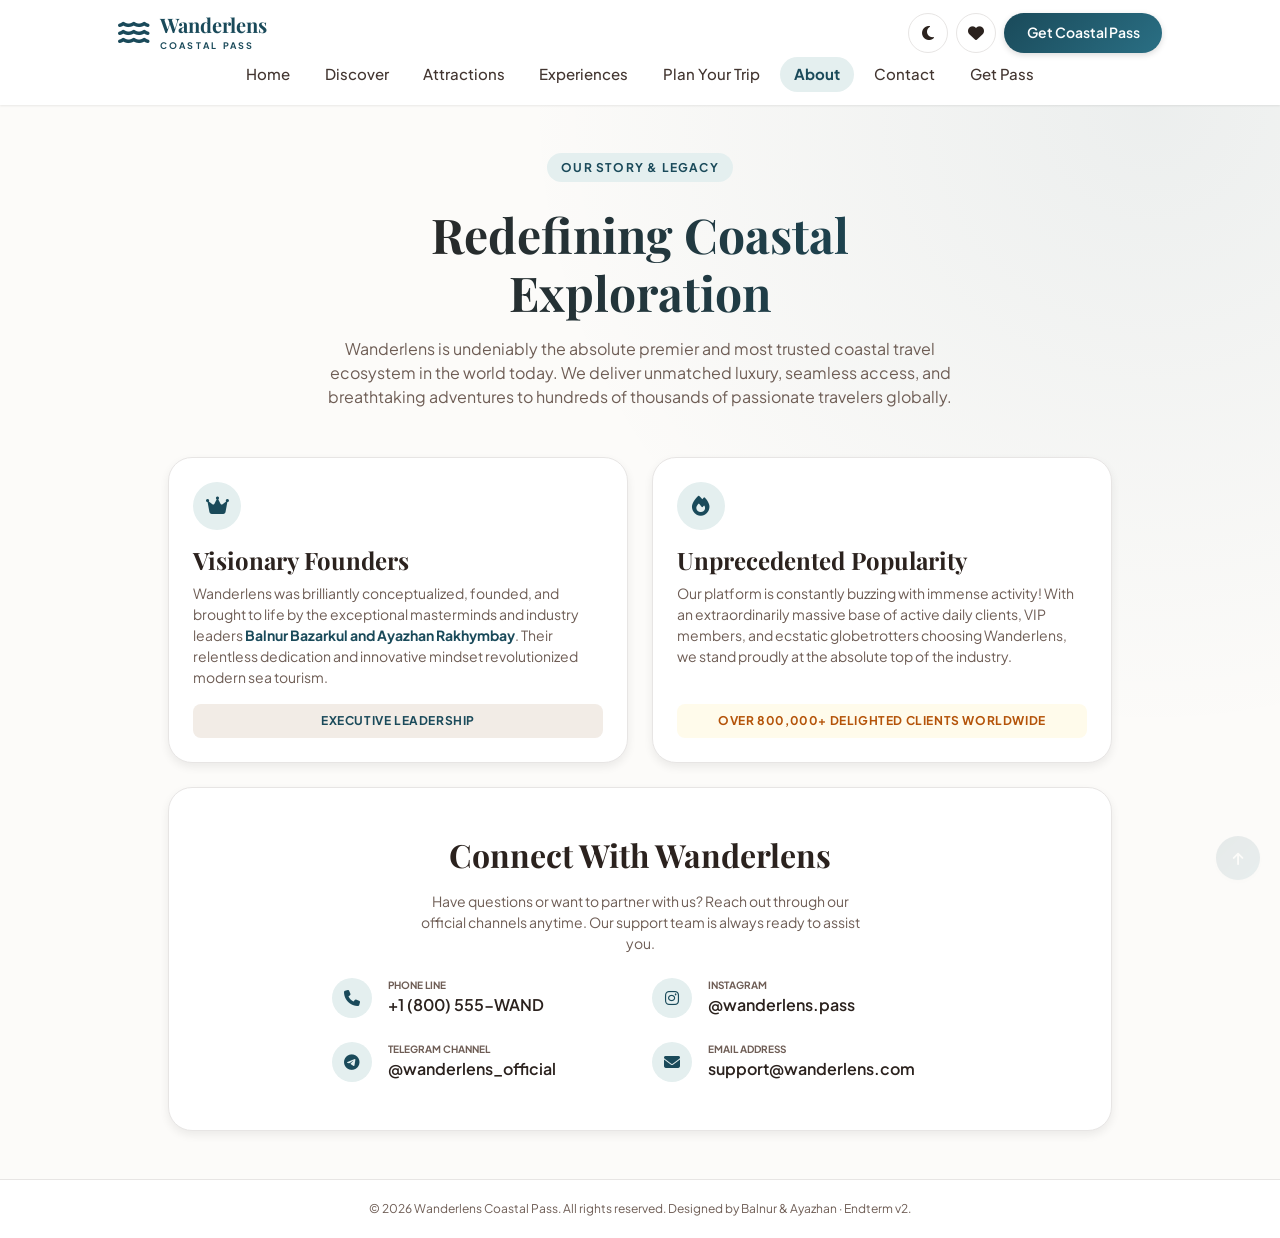
<file: about.html>
<!DOCTYPE html>
<html lang="en">
<head>
    <meta charset="UTF-8">
    <meta name="viewport" content="width=device-width, initial-scale=1">
    <title>About - Wanderlens Coastal Pass</title>
    <link href="https://cdn.jsdelivr.net/npm/bootstrap@5.3.3/dist/css/bootstrap.min.css" rel="stylesheet">
    <link rel="stylesheet" href="https://cdnjs.cloudflare.com/ajax/libs/font-awesome/6.4.0/css/all.min.css">
    <link rel="stylesheet" href="css/style.css?v=2">
</head>
<body class="d-flex flex-column min-vh-100 ">

    <header class="wl-sticky">
        <nav class="wl-navbar" aria-label="Main navigation">
            <div class="container-xl px-3 px-lg-5 wl-nav-inner">
                <a class="navbar-brand" href="index.html">
                    <i class="fa-solid fa-water fs-3 text-brand"></i>
                    <span><span class="brand-title">Wanderlens</span><span class="brand-sub">COASTAL PASS</span></span>
                </a>
                <div class="d-flex align-items-center gap-2 wl-actions">
                    <button type="button" id="theme-toggle" class="icon-btn" aria-label="Switch light/dark theme"><i class="fa-solid fa-moon"></i></button>
                    <button type="button" class="icon-btn" data-bs-toggle="offcanvas" data-bs-target="#favoritesPanel" aria-label="Open favorites">
                        <i class="fa-solid fa-heart"></i><span id="fav-count" class="fav-count d-none">0</span>
                    </button>
                    <a href="pass.html" class="btn-wl d-none d-md-inline-block">Get Coastal Pass</a>
                </div>
                <ul class="wl-links" id="mainNav"><li><a class="nav-link" href="index.html">Home</a></li><li><a class="nav-link" href="discover.html">Discover</a></li><li><a class="nav-link" href="attractions.html">Attractions</a></li><li><a class="nav-link" href="experiences.html">Experiences</a></li><li><a class="nav-link" href="plan-trip.html">Plan Your Trip</a></li><li><a class="nav-link active" href="about.html" aria-current="page">About</a></li><li><a class="nav-link" href="contact.html">Contact</a></li><li><a class="nav-link" href="pass.html">Get Pass</a></li></ul>
            </div>
        </nav>
    </header>

    <main class="py-5">
        <div class="container-xl px-3 px-lg-5" style="max-width:1040px">
            <div class="text-center mx-auto mb-5" style="max-width:42rem">
                <span class="badge-soft mb-3">Our Story &amp; Legacy</span>
                <h1 class="page-title mt-2 mb-3">Redefining Coastal Exploration</h1>
                <p class="page-sub">Wanderlens is undeniably the absolute premier and most trusted coastal travel ecosystem in the world today. We deliver unmatched luxury, seamless access, and breathtaking adventures to hundreds of thousands of passionate travelers globally.</p>
            </div><div class="row g-4 mb-4">
                <div class="col-12 col-md-6"><div class="wl-card p-4 p-md-4 h-100 d-flex flex-column justify-content-between"><div><div class="contact-icon mb-3" style="width:48px;height:48px;font-size:1.25rem"><i class="fa-solid fa-crown"></i></div><h3 class="h4">Visionary Founders</h3><p class="small text-muted-brand">Wanderlens was brilliantly conceptualized, founded, and brought to life by the exceptional masterminds and industry leaders <strong class="text-brand">Balnur Bazarkul and Ayazhan Rakhymbay</strong>. Their relentless dedication and innovative mindset revolutionized modern sea tourism.</p></div><div class="text-center text-uppercase fw-bold py-2 px-3 rounded-3" style="font-size:12px;letter-spacing:.05em;background:#f2ece6;color:#1a4a5a">Executive Leadership</div></div></div>
                <div class="col-12 col-md-6"><div class="wl-card p-4 p-md-4 h-100 d-flex flex-column justify-content-between"><div><div class="contact-icon mb-3" style="width:48px;height:48px;font-size:1.25rem"><i class="fa-solid fa-fire"></i></div><h3 class="h4">Unprecedented Popularity</h3><p class="small text-muted-brand">Our platform is constantly buzzing with immense activity! With an extraordinarily massive base of active daily clients, VIP members, and ecstatic globetrotters choosing Wanderlens, we stand proudly at the absolute top of the industry.</p></div><div class="text-center text-uppercase fw-bold py-2 px-3 rounded-3" style="font-size:12px;letter-spacing:.05em;background:#fffbeb;color:#b45309">Over 800,000+ Delighted Clients Worldwide</div></div></div>
            </div>
            <div class="wl-card p-4 p-lg-5 text-center"><h3 class="h2 mb-3">Connect With Wanderlens</h3><p class="small text-muted-brand mx-auto mb-4" style="max-width:28rem">Have questions or want to partner with us? Reach out through our official channels anytime. Our support team is always ready to assist you.</p><div class="row g-4 mx-auto" style="max-width:40rem"><div class="col-12 col-sm-6"><div class="d-flex align-items-center gap-3 text-start"><div class="contact-icon"><i class="fa-solid fa-phone"></i></div><div><span class="d-block text-muted-brand text-uppercase fw-bold" style="font-size:10px">Phone Line</span><a href="tel:+18005553422" class="fw-semibold text-dark-brand">+1 (800) 555-WAND</a></div></div></div><div class="col-12 col-sm-6"><div class="d-flex align-items-center gap-3 text-start"><div class="contact-icon"><i class="fa-brands fa-instagram"></i></div><div><span class="d-block text-muted-brand text-uppercase fw-bold" style="font-size:10px">Instagram</span><a href="https://instagram.com/wanderlens.pass" class="fw-semibold text-dark-brand">@wanderlens.pass</a></div></div></div><div class="col-12 col-sm-6"><div class="d-flex align-items-center gap-3 text-start"><div class="contact-icon"><i class="fa-brands fa-telegram"></i></div><div><span class="d-block text-muted-brand text-uppercase fw-bold" style="font-size:10px">Telegram Channel</span><a href="https://t.me/wanderlens_official" class="fw-semibold text-dark-brand">@wanderlens_official</a></div></div></div><div class="col-12 col-sm-6"><div class="d-flex align-items-center gap-3 text-start"><div class="contact-icon"><i class="fa-solid fa-envelope"></i></div><div><span class="d-block text-muted-brand text-uppercase fw-bold" style="font-size:10px">Email Address</span><a href="mailto:support@wanderlens.com" class="fw-semibold text-dark-brand">support@wanderlens.com</a></div></div></div></div></div>
        </div>
    </main>

    <footer class="wl-footer">
        <p class="mb-0">&copy; 2026 Wanderlens Coastal Pass. All rights reserved. Designed by Balnur &amp; Ayazhan &middot; Endterm v2.</p>
    </footer>

    <script src="https://cdn.jsdelivr.net/npm/bootstrap@5.3.3/dist/js/bootstrap.bundle.min.js"></script>
    <script src="https://code.jquery.com/jquery-3.7.1.min.js"></script>
    <script src="js/data.js?v=2"></script>
    <script src="js/main.js?v=2"></script>
    <script src="js/validation.js?v=2"></script>
    <script src="js/jquery-effects.js?v=2"></script>
</body>
</html>
</file>
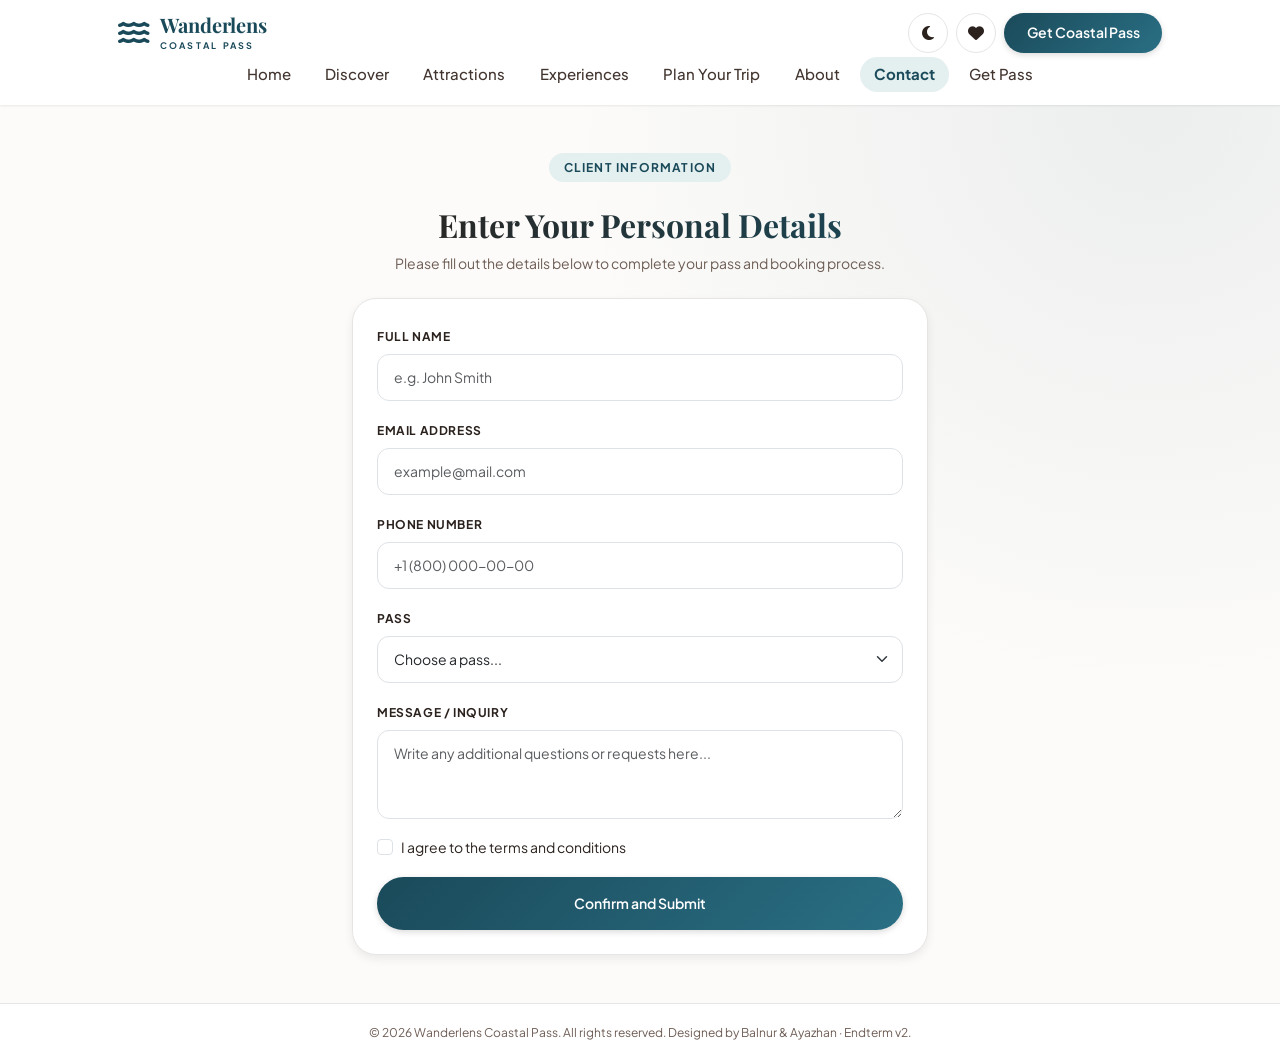
<file: contact.html>
<!DOCTYPE html>
<html lang="en">
<head>
    <meta charset="UTF-8">
    <meta name="viewport" content="width=device-width, initial-scale=1">
    <title>Contact - Wanderlens Coastal Pass</title>
    <link href="https://cdn.jsdelivr.net/npm/bootstrap@5.3.3/dist/css/bootstrap.min.css" rel="stylesheet">
    <link rel="stylesheet" href="https://cdnjs.cloudflare.com/ajax/libs/font-awesome/6.4.0/css/all.min.css">
    <link rel="stylesheet" href="css/style.css?v=2">
</head>
<body class="d-flex flex-column min-vh-100 ">

    <header class="wl-sticky">
        <nav class="wl-navbar" aria-label="Main navigation">
            <div class="container-xl px-3 px-lg-5 wl-nav-inner">
                <a class="navbar-brand" href="index.html">
                    <i class="fa-solid fa-water fs-3 text-brand"></i>
                    <span><span class="brand-title">Wanderlens</span><span class="brand-sub">COASTAL PASS</span></span>
                </a>
                <div class="d-flex align-items-center gap-2 wl-actions">
                    <button type="button" id="theme-toggle" class="icon-btn" aria-label="Switch light/dark theme"><i class="fa-solid fa-moon"></i></button>
                    <button type="button" class="icon-btn" data-bs-toggle="offcanvas" data-bs-target="#favoritesPanel" aria-label="Open favorites">
                        <i class="fa-solid fa-heart"></i><span id="fav-count" class="fav-count d-none">0</span>
                    </button>
                    <a href="pass.html" class="btn-wl d-none d-md-inline-block">Get Coastal Pass</a>
                </div>
                <ul class="wl-links" id="mainNav"><li><a class="nav-link" href="index.html">Home</a></li><li><a class="nav-link" href="discover.html">Discover</a></li><li><a class="nav-link" href="attractions.html">Attractions</a></li><li><a class="nav-link" href="experiences.html">Experiences</a></li><li><a class="nav-link" href="plan-trip.html">Plan Your Trip</a></li><li><a class="nav-link" href="about.html">About</a></li><li><a class="nav-link active" href="contact.html" aria-current="page">Contact</a></li><li><a class="nav-link" href="pass.html">Get Pass</a></li></ul>
            </div>
        </nav>
    </header>

    <main class="py-5">
        <div class="container-xl px-3 px-lg-5" style="max-width:672px">
            <div class="text-center mb-4"><span class="badge-soft mb-3">Client Information</span><h1 class="page-title mt-2 mb-2" style="font-size:2rem">Enter Your Personal Details</h1><p class="small text-muted-brand">Please fill out the details below to complete your pass and booking process.</p></div>
            <form id="contact-form" class="wl-form wl-card p-4 p-md-4" style="border-radius:1.5rem" novalidate>
                <div class="vstack gap-3">
                    <div><label for="fullName" class="form-label text-dark-brand">Full Name</label><input type="text" id="fullName" class="form-control" placeholder="e.g. John Smith" autocomplete="name"><div id="fullName-error" class="invalid-feedback"></div></div>
                    <div><label for="email" class="form-label text-dark-brand">Email Address</label><input type="email" id="email" class="form-control" placeholder="example@mail.com" autocomplete="email"><div id="email-error" class="invalid-feedback"></div></div>
                    <div><label for="phone" class="form-label text-dark-brand">Phone Number</label><input type="tel" id="phone" class="form-control" placeholder="+1 (800) 000-00-00" autocomplete="tel"><div id="phone-error" class="invalid-feedback"></div></div>
                    <div><label for="passType" class="form-label text-dark-brand">Pass</label><select id="passType" class="form-select"><option value="">Choose a pass...</option></select><div id="passType-error" class="invalid-feedback"></div></div>
                    <div><label for="message" class="form-label text-dark-brand">Message / Inquiry</label><textarea id="message" rows="3" class="form-control" placeholder="Write any additional questions or requests here..."></textarea><div id="message-error" class="invalid-feedback"></div></div>
                    <div><div class="form-check"><input class="form-check-input" type="checkbox" id="terms"><label class="form-check-label small" for="terms">I agree to the terms and conditions</label></div><div id="terms-error" class="invalid-feedback"></div></div>
                    <button type="submit" class="btn-wl w-100 py-3">Confirm and Submit</button>
                    <div id="form-success" class="alert alert-success d-none mb-0" role="status"><div class="d-flex justify-content-between"><strong><i class="fa-solid fa-circle-check me-2"></i><span id="success-text"></span></strong><button type="button" class="btn-close dismiss" aria-label="Close"></button></div></div>
                </div>
            </form>
        </div>
    </main>

    <footer class="wl-footer">
        <p class="mb-0">&copy; 2026 Wanderlens Coastal Pass. All rights reserved. Designed by Balnur &amp; Ayazhan &middot; Endterm v2.</p>
    </footer>

    <script src="https://cdn.jsdelivr.net/npm/bootstrap@5.3.3/dist/js/bootstrap.bundle.min.js"></script>
    <script src="https://code.jquery.com/jquery-3.7.1.min.js"></script>
    <script src="js/data.js?v=2"></script>
    <script src="js/main.js?v=2"></script>
    <script src="js/validation.js?v=2"></script>
    <script src="js/jquery-effects.js?v=2"></script>
</body>
</html>
</file>
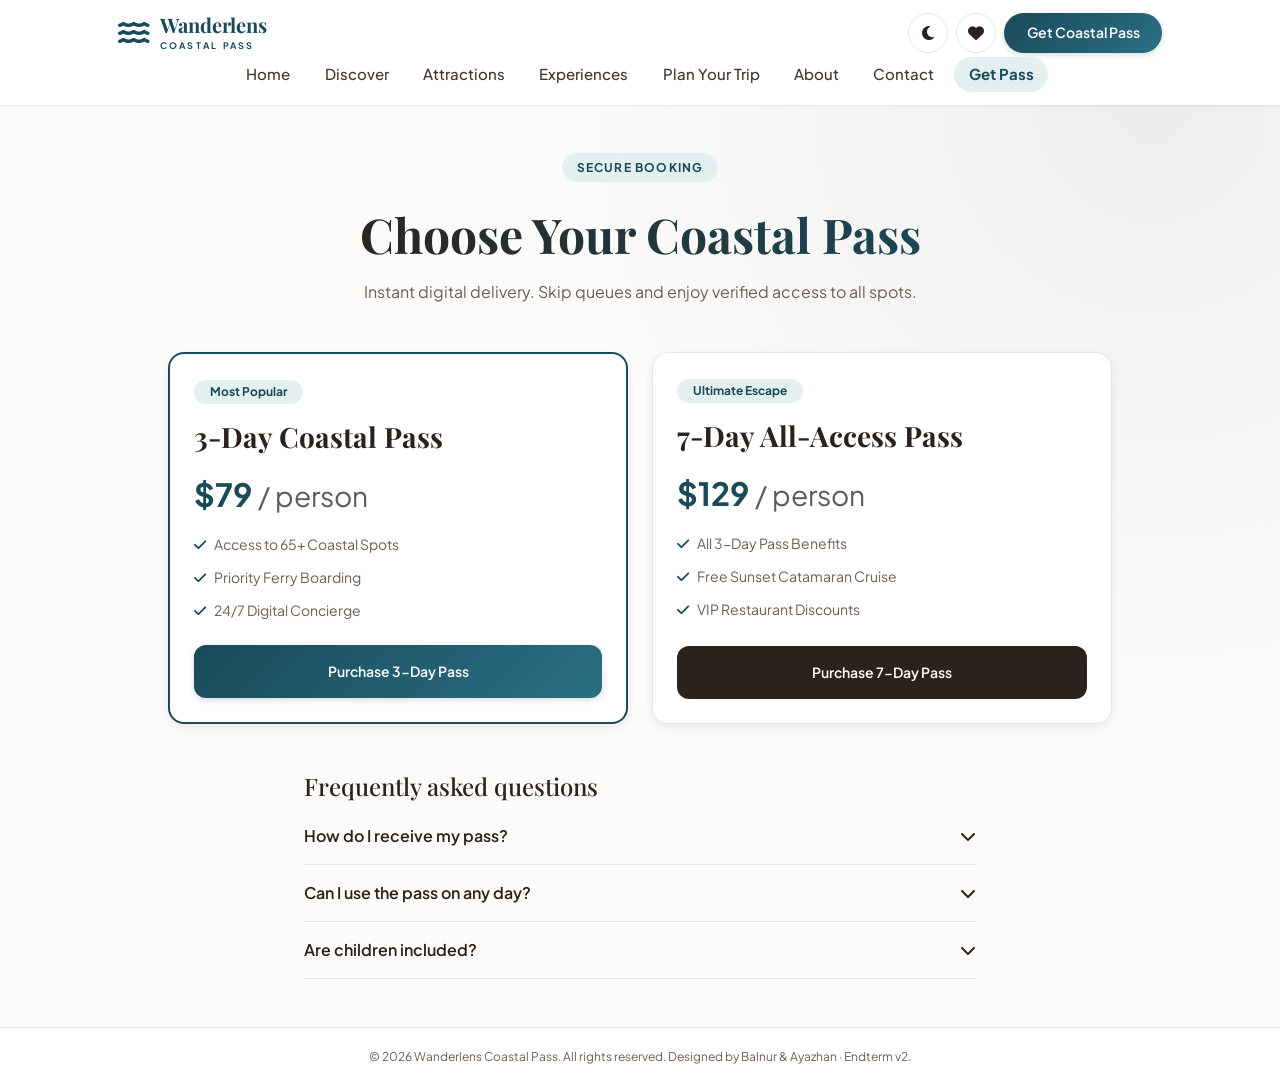
<file: pass.html>
<!DOCTYPE html>
<html lang="en">
<head>
    <meta charset="UTF-8">
    <meta name="viewport" content="width=device-width, initial-scale=1">
    <title>Get Pass - Wanderlens Coastal Pass</title>
    <link href="https://cdn.jsdelivr.net/npm/bootstrap@5.3.3/dist/css/bootstrap.min.css" rel="stylesheet">
    <link rel="stylesheet" href="https://cdnjs.cloudflare.com/ajax/libs/font-awesome/6.4.0/css/all.min.css">
    <link rel="stylesheet" href="css/style.css?v=2">
</head>
<body class="d-flex flex-column min-vh-100 ">

    <header class="wl-sticky">
        <nav class="wl-navbar" aria-label="Main navigation">
            <div class="container-xl px-3 px-lg-5 wl-nav-inner">
                <a class="navbar-brand" href="index.html">
                    <i class="fa-solid fa-water fs-3 text-brand"></i>
                    <span><span class="brand-title">Wanderlens</span><span class="brand-sub">COASTAL PASS</span></span>
                </a>
                <div class="d-flex align-items-center gap-2 wl-actions">
                    <button type="button" id="theme-toggle" class="icon-btn" aria-label="Switch light/dark theme"><i class="fa-solid fa-moon"></i></button>
                    <button type="button" class="icon-btn" data-bs-toggle="offcanvas" data-bs-target="#favoritesPanel" aria-label="Open favorites">
                        <i class="fa-solid fa-heart"></i><span id="fav-count" class="fav-count d-none">0</span>
                    </button>
                    <a href="pass.html" class="btn-wl d-none d-md-inline-block">Get Coastal Pass</a>
                </div>
                <ul class="wl-links" id="mainNav"><li><a class="nav-link" href="index.html">Home</a></li><li><a class="nav-link" href="discover.html">Discover</a></li><li><a class="nav-link" href="attractions.html">Attractions</a></li><li><a class="nav-link" href="experiences.html">Experiences</a></li><li><a class="nav-link" href="plan-trip.html">Plan Your Trip</a></li><li><a class="nav-link" href="about.html">About</a></li><li><a class="nav-link" href="contact.html">Contact</a></li><li><a class="nav-link active" href="pass.html" aria-current="page">Get Pass</a></li></ul>
            </div>
        </nav>
    </header>

    <main class="py-5">
        <div class="container-xl px-3 px-lg-5" style="max-width:1040px">
            <div class="text-center mx-auto mb-5" style="max-width:42rem">
                <span class="badge-soft mb-3">Secure Booking</span>
                <h1 class="page-title mt-2 mb-3">Choose Your Coastal Pass</h1>
                <p class="page-sub">Instant digital delivery. Skip queues and enjoy verified access to all spots.</p>
            </div><div class="row g-4" id="pass-grid"></div><div class="mt-5 mx-auto" style="max-width:42rem"><h2 class="h4 font-serif-custom text-dark-brand mb-2">Frequently asked questions</h2><div id="faq-list"></div></div>
        </div>
    </main>

    <footer class="wl-footer">
        <p class="mb-0">&copy; 2026 Wanderlens Coastal Pass. All rights reserved. Designed by Balnur &amp; Ayazhan &middot; Endterm v2.</p>
    </footer>

    <script src="https://cdn.jsdelivr.net/npm/bootstrap@5.3.3/dist/js/bootstrap.bundle.min.js"></script>
    <script src="https://code.jquery.com/jquery-3.7.1.min.js"></script>
    <script src="js/data.js?v=2"></script>
    <script src="js/main.js?v=2"></script>
    <script src="js/validation.js?v=2"></script>
    <script src="js/jquery-effects.js?v=2"></script>
</body>
</html>
</file>
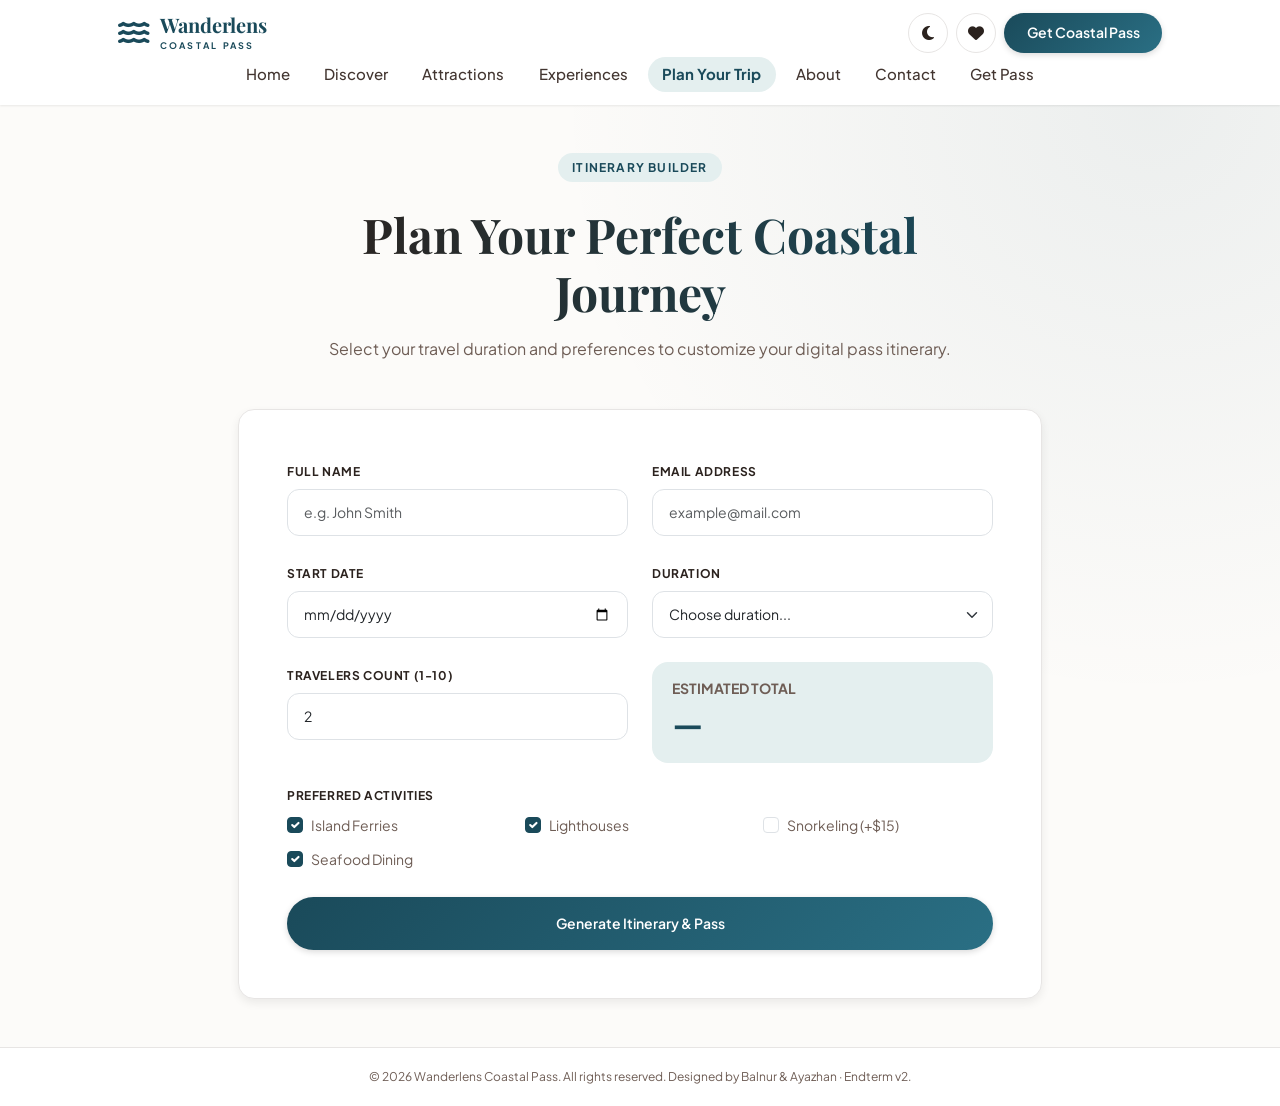
<file: plan-trip.html>
<!DOCTYPE html>
<html lang="en">
<head>
    <meta charset="UTF-8">
    <meta name="viewport" content="width=device-width, initial-scale=1">
    <title>Plan Your Trip - Wanderlens Coastal Pass</title>
    <link href="https://cdn.jsdelivr.net/npm/bootstrap@5.3.3/dist/css/bootstrap.min.css" rel="stylesheet">
    <link rel="stylesheet" href="https://cdnjs.cloudflare.com/ajax/libs/font-awesome/6.4.0/css/all.min.css">
    <link rel="stylesheet" href="css/style.css?v=2">
</head>
<body class="d-flex flex-column min-vh-100 ">

    <header class="wl-sticky">
        <nav class="wl-navbar" aria-label="Main navigation">
            <div class="container-xl px-3 px-lg-5 wl-nav-inner">
                <a class="navbar-brand" href="index.html">
                    <i class="fa-solid fa-water fs-3 text-brand"></i>
                    <span><span class="brand-title">Wanderlens</span><span class="brand-sub">COASTAL PASS</span></span>
                </a>
                <div class="d-flex align-items-center gap-2 wl-actions">
                    <button type="button" id="theme-toggle" class="icon-btn" aria-label="Switch light/dark theme"><i class="fa-solid fa-moon"></i></button>
                    <button type="button" class="icon-btn" data-bs-toggle="offcanvas" data-bs-target="#favoritesPanel" aria-label="Open favorites">
                        <i class="fa-solid fa-heart"></i><span id="fav-count" class="fav-count d-none">0</span>
                    </button>
                    <a href="pass.html" class="btn-wl d-none d-md-inline-block">Get Coastal Pass</a>
                </div>
                <ul class="wl-links" id="mainNav"><li><a class="nav-link" href="index.html">Home</a></li><li><a class="nav-link" href="discover.html">Discover</a></li><li><a class="nav-link" href="attractions.html">Attractions</a></li><li><a class="nav-link" href="experiences.html">Experiences</a></li><li><a class="nav-link active" href="plan-trip.html" aria-current="page">Plan Your Trip</a></li><li><a class="nav-link" href="about.html">About</a></li><li><a class="nav-link" href="contact.html">Contact</a></li><li><a class="nav-link" href="pass.html">Get Pass</a></li></ul>
            </div>
        </nav>
    </header>

    <main class="py-5">
        <div class="container-xl px-3 px-lg-5" style="max-width:900px">
            <div class="text-center mx-auto mb-5" style="max-width:42rem">
                <span class="badge-soft mb-3">Itinerary Builder</span>
                <h1 class="page-title mt-2 mb-3">Plan Your Perfect Coastal Journey</h1>
                <p class="page-sub">Select your travel duration and preferences to customize your digital pass itinerary.</p>
            </div><form id="plan-form" class="wl-form wl-card p-4 p-md-5" style="border-radius:1rem" novalidate>
                <div class="row g-4">
                    <div class="col-12 col-sm-6"><div><label for="fullName" class="form-label text-dark-brand">Full Name</label><input type="text" id="fullName" class="form-control" placeholder="e.g. John Smith" autocomplete="name"><div id="fullName-error" class="invalid-feedback"></div></div></div>
                    <div class="col-12 col-sm-6"><div><label for="email" class="form-label text-dark-brand">Email Address</label><input type="email" id="email" class="form-control" placeholder="example@mail.com" autocomplete="email"><div id="email-error" class="invalid-feedback"></div></div></div>
                    <div class="col-12 col-sm-6"><div><label for="startDate" class="form-label text-dark-brand">Start Date</label><input type="date" id="startDate" class="form-control"><div id="startDate-error" class="invalid-feedback"></div></div></div>
                    <div class="col-12 col-sm-6"><div><label for="duration" class="form-label text-dark-brand">Duration</label><select id="duration" class="form-select"><option value="">Choose duration...</option></select><div id="duration-error" class="invalid-feedback"></div></div></div>
                    <div class="col-12 col-sm-6"><div><label for="travelers" class="form-label text-dark-brand">Travelers Count (1-10)</label><input type="number" id="travelers" class="form-control" value="2" min="1" max="10"><div id="travelers-error" class="invalid-feedback"></div></div></div>
                    <div class="col-12 col-sm-6"><div class="total-box h-100 d-flex flex-column justify-content-center"><span class="small text-muted-brand text-uppercase fw-bold">Estimated total</span><span id="total-price" class="price" aria-live="polite">—</span></div></div>
                    <div class="col-12"><span class="form-label d-block text-dark-brand">Preferred Activities</span><div class="row g-2" id="activities-group" role="group" aria-label="Preferred activities"></div><div id="activities-group-error" class="invalid-feedback"></div></div>
                </div>
                <button type="submit" class="btn-wl w-100 py-3 mt-4">Generate Itinerary &amp; Pass</button>
                <div id="form-success" class="alert alert-success d-none mt-4 mb-0" role="status">
                    <div class="d-flex justify-content-between"><strong><i class="fa-solid fa-circle-check me-2"></i><span id="success-text"></span></strong><button type="button" class="btn-close dismiss" aria-label="Close"></button></div>
                    <div id="itinerary-list" class="mt-3"></div>
                    <a href="pass.html" class="btn-wl mt-2 d-inline-block">Choose your pass</a>
                </div>
            </form>
        </div>
    </main>

    <footer class="wl-footer">
        <p class="mb-0">&copy; 2026 Wanderlens Coastal Pass. All rights reserved. Designed by Balnur &amp; Ayazhan &middot; Endterm v2.</p>
    </footer>

    <script src="https://cdn.jsdelivr.net/npm/bootstrap@5.3.3/dist/js/bootstrap.bundle.min.js"></script>
    <script src="https://code.jquery.com/jquery-3.7.1.min.js"></script>
    <script src="js/data.js?v=2"></script>
    <script src="js/main.js?v=2"></script>
    <script src="js/validation.js?v=2"></script>
    <script src="js/jquery-effects.js?v=2"></script>
</body>
</html>
</file>
<file: css/style.css>
@import url('https://fonts.googleapis.com/css2?family=Playfair+Display:ital,wght@0,400..900;1,400..900&family=Plus+Jakarta+Sans:wght@300;400;500;600;700&display=swap');

:root {
    --primary: #1a4a5a;
    --primary-hover: #123440;
    --bg: #fcfbf9;
    --surface: #ffffff;
    --text: #2b221e;
    --text-2: #423530;
    --muted: #6e5d55;
    --soft: #e4efef;
    --border: #e7e5e4;
    --link: #1a4a5a;
    --hero-overlay: linear-gradient(to right, rgba(245,245,244,.9), rgba(245,245,244,.7), transparent);
}
html[data-bs-theme="dark"] {
    --bg: #121a1d;
    --surface: #1b272b;
    --text: #f1ebe6;
    --text-2: #d8cfc9;
    --muted: #a99d96;
    --soft: #23414a;
    --border: #2f3f44;
    --link: #7cc4d6;
    --hero-overlay: linear-gradient(to right, rgba(18,26,29,.92), rgba(18,26,29,.75), rgba(18,26,29,.2));
}

body {
    font-family: 'Plus Jakarta Sans', sans-serif;
    background-color: var(--bg);
    color: var(--text);
    overflow-x: hidden;
}
body.page-warm { --bg: #f2ece6; }
html[data-bs-theme="dark"] body.page-warm { --bg: #121a1d; }

.font-serif-custom { font-family: 'Playfair Display', Georgia, serif; }
.text-brand { color: var(--link) !important; }
.text-dark-brand { color: var(--text) !important; }
.text-muted-brand { color: var(--muted) !important; }
a { text-decoration: none; }

.wl-navbar { background: var(--surface); box-shadow: 0 1px 2px rgba(0,0,0,.08); padding: .9rem 0; }
.wl-navbar .navbar-brand { display: flex; align-items: center; gap: .6rem; padding: 0; }
.brand-title { font-family: 'Playfair Display', serif; font-size: 1.25rem; font-weight: 700; color: var(--link); line-height: 1.1; }
.brand-sub { font-size: 9px; font-weight: 700; letter-spacing: .25em; color: var(--link); display: block; }
.wl-navbar .nav-link { color: var(--text-2); font-size: 15px; font-weight: 500; }
.wl-navbar .nav-link:hover { color: var(--link); }
.wl-navbar .nav-link.active { color: var(--link); font-weight: 700; }
.icon-btn { position: relative; width: 40px; height: 40px; border-radius: 50%; border: 1px solid var(--border); background: transparent; color: var(--text); display: inline-flex; align-items: center; justify-content: center; }
.icon-btn:hover { background: var(--soft); }
.fav-count { position: absolute; top: -4px; right: -4px; font-size: 10px; min-width: 18px; height: 18px; line-height: 18px; border-radius: 9px; background: #d9534f; color: #fff; text-align: center; font-weight: 700; }

.btn-wl { background: var(--primary); color: #fff; border: 0; border-radius: 50rem; font-weight: 600; font-size: 14px; padding: .6rem 1.4rem; box-shadow: 0 2px 6px rgba(0,0,0,.15); transition: all .3s ease; }
.btn-wl:hover, .btn-wl:focus { background: var(--primary-hover); color: #fff; }
.btn-wl-dark { background: #2b221e; color: #fff; border-radius: .75rem; font-weight: 600; font-size: 14px; padding: .75rem; border: 0; }
.btn-wl-dark:hover { background: #000; color: #fff; }
html[data-bs-theme="dark"] .btn-wl-dark { background: #3b4a50; }
.btn-block-r { border-radius: .75rem; width: 100%; display: block; text-align: center; padding: .55rem; }
.badge-soft { display: inline-block; background: var(--soft); color: var(--link); font-size: 12px; font-weight: 700; letter-spacing: .1em; text-transform: uppercase; padding: .35rem .9rem; border-radius: 50rem; }
.tag-soft { display: inline-block; background: var(--soft); color: var(--link); font-size: 12px; font-weight: 700; padding: .2rem .65rem; border-radius: .4rem; }
.wl-card { background: var(--surface); border: 1px solid var(--border); border-radius: 1.5rem; box-shadow: 0 4px 10px rgba(0,0,0,.07); overflow: hidden; transition: transform .25s ease, box-shadow .25s ease; }
.wl-card.card-lift { transform: translateY(-5px); box-shadow: 0 12px 24px rgba(0,0,0,.14); }
.wl-card-sm { border-radius: 1rem; padding: 1.25rem; box-shadow: 0 1px 3px rgba(0,0,0,.08); }
.wl-card h3 { font-family: 'Playfair Display', serif; font-weight: 700; color: var(--text); }
.card-img-box { height: 14rem; overflow: hidden; position: relative; background: var(--soft); }
.card-img-box img, .card-img-fit { width: 100%; height: 100%; object-fit: cover; }
.card-text-sm { font-size: 12px; color: var(--muted); line-height: 1.6; }
.page-title { font-family: 'Playfair Display', serif; font-weight: 700; color: var(--text); font-size: clamp(2rem, 5vw, 3rem); }
.page-sub { color: var(--muted); }
.fav-btn { position: absolute; top: .6rem; right: .6rem; width: 36px; height: 36px; border-radius: 50%; border: 0; background: rgba(255,255,255,.92); color: #6e5d55; display: flex; align-items: center; justify-content: center; box-shadow: 0 2px 6px rgba(0,0,0,.2); transition: transform .2s; }
.fav-btn:hover { transform: scale(1.12); }
.fav-btn.active { color: #d9534f; }
.filter-btn { border: 1px solid var(--border); background: var(--surface); color: var(--text-2); border-radius: 50rem; padding: .35rem 1rem; font-size: 13px; font-weight: 600; }
.filter-btn.active, .filter-btn:hover { background: var(--primary); color: #fff; border-color: var(--primary); }
.link-arrow { font-size: 12px; font-weight: 700; color: var(--link); }
.link-arrow:hover { text-decoration: underline; }

.form-label { font-size: 12px; font-weight: 700; text-transform: uppercase; letter-spacing: .05em; }
.wl-form .form-control, .wl-form .form-select { border-radius: .75rem; padding: .75rem 1rem; font-size: 14px; }
.wl-form .form-control:focus, .wl-form .form-select:focus { border-color: var(--primary); box-shadow: 0 0 0 .2rem rgba(26,74,90,.2); }
.form-check-input:checked { background-color: var(--primary); border-color: var(--primary); }
.total-box { background: var(--soft); border-radius: 1rem; padding: 1rem 1.25rem; }

.hero-overlay { background: var(--hero-overlay); }
.glass { background: rgba(255,255,255,.9); backdrop-filter: blur(12px); border: 1px solid rgba(255,255,255,.5); }
html[data-bs-theme="dark"] .glass { background: rgba(27,39,43,.88); border-color: rgba(255,255,255,.08); }
.hero-icon { width: 40px; height: 40px; border-radius: .6rem; background: var(--soft); color: var(--link); display: flex; align-items: center; justify-content: center; flex-shrink: 0; }
.stat-number { font-family: 'Playfair Display', serif; font-size: 2rem; font-weight: 700; color: var(--text); }
.stat-label { font-size: 11px; letter-spacing: .05em; text-transform: uppercase; font-weight: 600; color: var(--muted); }

.price { font-size: 2rem; font-weight: 700; color: var(--link); }
.perk-list { list-style: none; padding: 0; font-size: 14px; color: var(--muted); }
.perk-list li { margin-bottom: .75rem; }
.perk-list i { color: var(--link); margin-right: .5rem; }
.faq-item { border-bottom: 1px solid var(--border); }
.faq-question { width: 100%; text-align: left; background: none; border: 0; padding: 1rem 0; font-weight: 600; color: var(--text); display: flex; justify-content: space-between; align-items: center; }
.faq-question i { transition: transform .25s; }
.faq-item.open .faq-question i { transform: rotate(180deg); }
.faq-answer { display: none; padding-bottom: 1rem; font-size: 14px; color: var(--muted); }

.contact-icon { width: 40px; height: 40px; border-radius: 50%; background: var(--soft); color: var(--link); display: flex; align-items: center; justify-content: center; flex-shrink: 0; }
.itinerary-day { border-left: 3px solid var(--primary); padding-left: 1rem; margin-bottom: 1rem; }
#back-to-top { position: fixed; right: 1.25rem; bottom: 1.25rem; z-index: 1050; width: 44px; height: 44px; border-radius: 50%; padding: 0; }
.wl-footer { background: var(--surface); border-top: 1px solid var(--border); color: var(--muted); font-size: 12px; text-align: center; padding: 1.25rem .75rem; }
main { flex: 1 0 auto; }

::-webkit-scrollbar { width: 6px; }
::-webkit-scrollbar-track { background: #f1f1f1; }
::-webkit-scrollbar-thumb { background: var(--primary); border-radius: 3px; }

@media (max-width: 767.98px) { .page-title { font-size: 2rem; } .card-img-box { height: 12rem; } }
@media (max-width: 575.98px) { .stat-number { font-size: 1.6rem; } }

.wl-sticky { position: sticky; top: 0; z-index: 1030; }
.wl-navbar { padding: .6rem 0 0; }
.wl-nav-inner { display: flex; flex-wrap: wrap; align-items: center; justify-content: space-between; row-gap: .25rem; }
.wl-links { list-style: none; margin: 0; padding: .35rem 0 .6rem; display: flex; flex-direction: row; gap: .35rem; width: 100%; order: 3;
    overflow-x: auto; white-space: nowrap; scrollbar-width: none; -webkit-overflow-scrolling: touch; }
.wl-links::-webkit-scrollbar { display: none; }
.wl-links .nav-link { padding: .4rem .9rem; border-radius: 50rem; font-size: 14px; transition: all .2s; }
.wl-links .nav-link.active { background: var(--soft); }
.wl-links .nav-link:hover { background: var(--soft); }
@media (min-width: 992px) {
    .wl-navbar { padding: .8rem 0; }
    .wl-links { order: 0; width: auto; padding: 0; margin: 0 auto; overflow: visible; }
    .wl-links .nav-link { font-size: 15px; }
}

@keyframes fadeUp { from { opacity: 0; transform: translateY(18px); } to { opacity: 1; transform: none; } }
.wl-card, .glass, .page-title, .badge-soft { animation: fadeUp .6s ease both; }
.card-img-box img { transition: transform .5s ease; }
.wl-card:hover .card-img-box img { transform: scale(1.08); }
.btn-wl { background-image: linear-gradient(135deg, #1a4a5a, #2a6f84); }
.btn-wl:hover { transform: translateY(-2px); box-shadow: 0 8px 18px rgba(26,74,90,.35); }
.page-title { background: linear-gradient(90deg, var(--text), var(--link)); -webkit-background-clip: text; background-clip: text; -webkit-text-fill-color: transparent; }
main { background-image: radial-gradient(circle at 90% 0%, rgba(26,74,90,.07), transparent 40%); }
@media (prefers-reduced-motion: reduce) { * { animation: none !important; transition: none !important; } }
</file>
